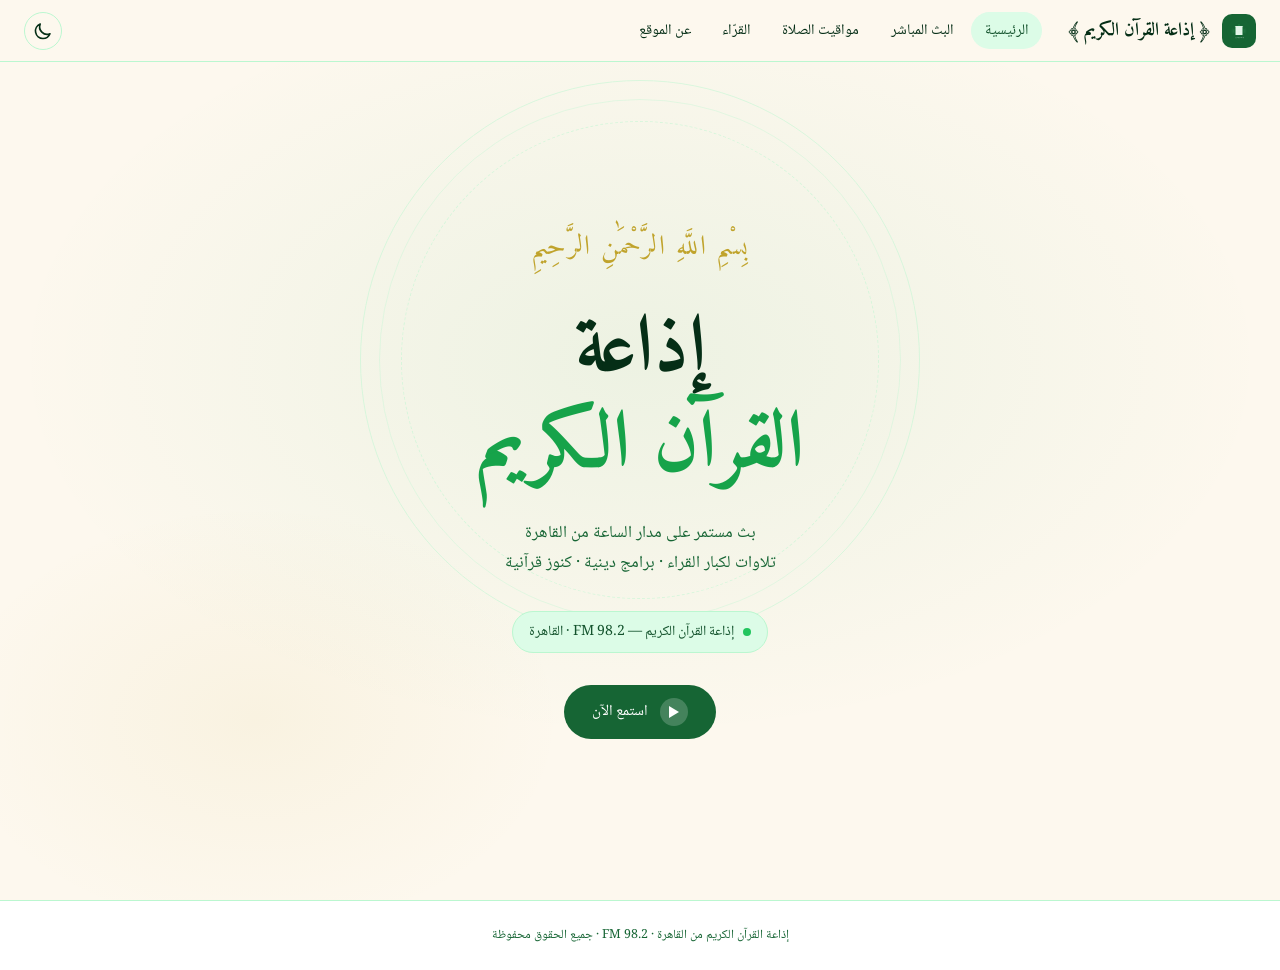
<file: index.html>
<!DOCTYPE html>
<html lang="ar" dir="rtl">
<head>
<meta charset="UTF-8">
<meta name="viewport" content="width=device-width, initial-scale=1.0">
<title>إذاعة القرآن الكريم</title>
<link rel="preconnect" href="https://fonts.googleapis.com">
<link href="https://fonts.googleapis.com/css2?family=Amiri:ital,wght@0,400;0,700;1,400&family=Noto+Naskh+Arabic:wght@400;500;600;700&display=swap" rel="stylesheet">
<link rel="icon" type="image/svg+xml" href="[data-uri]">
<link rel="stylesheet" href="style.css">
</head>
<body>

<nav>
  <div class="nav-right">
    <button class="menu-toggle" onclick="toggleMenu()" title="القائمة">☰</button>
    <a class="nav-logo" href="#" onclick="showPage('home'); closeMenu(); return false;">
      <div class="nav-logo-icon">
        <img src="[data-uri]" width="28" height="28" alt="شعار إذاعة القرآن الكريم" style="border-radius:50%;display:block;">
      </div>
      ﴿ إذاعة القرآن الكريم ﴾
    </a>
    <ul class="nav-links" id="navLinks">
      <li><a href="#" onclick="showPage('home'); closeMenu();" class="active" id="nav-home">الرئيسية</a></li>
      <li><a href="#" onclick="showPage('live'); closeMenu();" id="nav-live">البث المباشر</a></li>
      <li><a href="#" onclick="showPage('prayer'); closeMenu();" id="nav-prayer">مواقيت الصلاة</a></li>
      <li><a href="#" onclick="showPage('sheikh'); closeMenu();" id="nav-sheikh">القرّاء</a></li>
      <li><a href="#" onclick="showPage('about'); closeMenu();" id="nav-about">عن الموقع</a></li>
    </ul>
  </div>
  <div class="nav-left-controls">
    <button class="theme-toggle" onclick="toggleTheme()" title="تبديل المظهر">
      <svg id="themeIcon" width="20" height="20" fill="none" stroke="currentColor" stroke-width="2" viewBox="0 0 24 24">
        <path stroke-linecap="round" stroke-linejoin="round" d="M20.354 15.354A9 9 0 018.646 3.646 9.003 9.003 0 0012 21a9.003 9.003 0 008.354-5.646z"/>
      </svg>
    </button>
  </div>
</nav>

<!-- ══════════ HOME ══════════ -->
<section id="home" class="page active">
  <div class="home-bg"></div>
  <div class="geometric-border"></div>
  <div class="home-content">
    <p class="bismillah">بِسْمِ اللَّهِ الرَّحْمَٰنِ الرَّحِيمِ</p>
    <h1 class="home-title">إذاعة<br><span>القرآن الكريم</span></h1>
    <p class="home-subtitle">بث مستمر على مدار الساعة من القاهرة<br>تلاوات لكبار القراء · برامج دينية · كنوز قرآنية</p>
    <div class="home-freq">
      <span class="freq-dot"></span>
      إذاعة القرآن الكريم — FM 98.2 · القاهرة
    </div>
    <br>
    <button class="btn-listen" onclick="showPage('live')">
      <span class="play-icon">
        <svg width="12" height="14" viewBox="0 0 12 14" fill="white"><path d="M1 1l10 6-10 6z"/></svg>
      </span>
      استمع الآن
    </button>
  </div>
</section>

<!-- ══════════ LIVE ══════════ -->
<section id="live" class="page">
  <div class="live-card">
    <div class="live-badge">
      <span class="live-dot"></span>
      بث مباشر
    </div>
    <h2 class="live-title">إذاعة القرآن الكريم</h2>
    <p class="live-sub">من القاهرة · FM 98.2 · الهيئة الوطنية للإعلام</p>
    <audio id="quranAudio" preload="none">
      <source src="https://stream.radiojar.com/8s5u5tpdtwzuv" type="audio/mpeg">
    </audio>
    <p style="font-size:0.82rem;color:var(--text-muted);margin-bottom:1.5rem;text-align:center;">
      البث الصوتي المباشر — إذاعة القرآن الكريم القاهرة FM 98.2
    </p>
    <button id="playBtn" class="btn-listen" onclick="togglePlayback()" style="display:inline-flex;justify-content:center;width:100%;border:none;box-sizing:border-box;">
      <span class="play-icon" id="btnIcon">
        <svg id="svgIcon" width="12" height="14" viewBox="0 0 12 14" fill="white">
          <path d="M1 1l10 6-10 6z"/>
        </svg>
      </span>
      <span id="btnText">فتح البث الصوتي المباشر</span>
    </button>
  </div>
</section>

<!-- ══════════ PRAYER ══════════ -->
<section id="prayer" class="page">
  <div class="sheikh-hero">
    <h2 class="sheikh-name">مواقيت الصلاة</h2>
    <p class="sheikh-laqab">اختر محافظتك لعرض مواقيت اليوم</p>
    <p class="sheikh-dates">يتجدد تلقائيًا · بتوقيت مصر</p>
  </div>
  <div class="sheikh-body" style="max-width:700px;">

    <div class="gov-select-wrap">
      <label for="govSelect">📍 المحافظة:</label>
      <select id="govSelect" onchange="loadPrayers()">
        <option value="Cairo">القاهرة</option>
        <option value="Giza">الجيزة</option>
        <option value="Alexandria">الإسكندرية</option>
        <option value="Luxor">الأقصر</option>
        <option value="Aswan">أسوان</option>
        <option value="Assiut">أسيوط</option>
        <option value="Sohag">سوهاج</option>
        <option value="Qena">قنا</option>
        <option value="Minya">المنيا</option>
        <option value="Beni Suef">بني سويف</option>
        <option value="Faiyum">الفيوم</option>
        <option value="Port Said">بورسعيد</option>
        <option value="Suez">السويس</option>
        <option value="Ismailia">الإسماعيلية</option>
        <option value="Damietta">دمياط</option>
        <option value="Dakahlia">الدقهلية</option>
        <option value="Sharqia">الشرقية</option>
        <option value="Kafr El Sheikh">كفر الشيخ</option>
        <option value="Gharbia">الغربية</option>
        <option value="Monufia">المنوفية</option>
        <option value="Qalyubia">القليوبية</option>
        <option value="Beheira">البحيرة</option>
        <option value="Matrouh">مطروح</option>
        <option value="North Sinai">شمال سيناء</option>
        <option value="South Sinai">جنوب سيناء</option>
        <option value="Red Sea">البحر الأحمر</option>
        <option value="New Valley">الوادي الجديد</option>
      </select>
    </div>

    <div class="date-row" id="dateRow">جاري التحميل…</div>
    <div id="loadingMsg" class="loading-msg">جاري جلب مواقيت الصلاة…</div>
    <div id="prayerErrorMsg" class="news-banner" style="display:none;border-right-color:#ef4444;"></div>

    <div id="prayerContent" style="display:none;">
      <div class="countdown-card">
        <p class="countdown-label">الوقت المتبقي على</p>
        <p class="countdown-prayer" id="nextPrayerName">—</p>
        <div class="countdown-timer">
          <div class="time-block">
            <div class="time-num" id="cdH">00</div>
            <div class="time-label">ساعة</div>
          </div>
          <div class="sep">:</div>
          <div class="time-block">
            <div class="time-num" id="cdM">00</div>
            <div class="time-label">دقيقة</div>
          </div>
          <div class="sep">:</div>
          <div class="time-block">
            <div class="time-num" id="cdS">00</div>
            <div class="time-label">ثانية</div>
          </div>
        </div>
      </div>

      <div class="prayers-grid" id="prayersGrid"></div>

      <div class="adhan-note">
        اللَّهُمَّ رَبَّ هَذِهِ الدَّعْوَةِ التَّامَّةِ، وَالصَّلَاةِ الْقَائِمَةِ، آتِ مُحَمَّدًا الْوَسِيلَةَ وَالْفَضِيلَةَ
      </div>
    </div>

  </div>
</section>

<!-- ══════════ SHEIKH ══════════ -->
<section id="sheikh" class="page">
  <div class="sheikh-hero">
    <h2 class="sheikh-name">قرّاء إذاعة القرآن الكريم</h2>
    <p class="sheikh-laqab">أعلام التلاوة · الجيل الذهبي للإذاعة المصرية</p>
    <p class="sheikh-dates">إذاعة القرآن الكريم من القاهرة · منذ ١٩٦٤</p>
  </div>
  <div class="sheikh-body">
    <div class="news-banner">
      <span class="news-icon">📢</span>
      <div class="news-text">
        <strong>خبر عاجل · يونيو ٢٠٢٦</strong>
        <p>بدأت إذاعة القرآن الكريم بثَّ ختمة مرتلة نادرة للشيخ المنشاوي للمرة الأولى منذ تسجيلها في الستينيات — بعد ٦٠ عامًا من حفظها في الأرشيف.</p>
      </div>
    </div>
    <div id="reciters-grid" style="display:grid;grid-template-columns:repeat(auto-fill,minmax(280px,1fr));gap:1rem;margin-bottom:2rem;"></div>
  </div>
</section>

<!-- ══════════ RECITER DETAIL ══════════ -->
<section id="reciter-detail" class="page">
  <div class="rd-back-bar">
    <button class="rd-back-btn" onclick="showPage('sheikh')">
      ← العودة للقرّاء
    </button>
  </div>
  <div class="rd-hero" id="rdHero">
    <div class="rd-hero-img" id="rdImg"></div>
    <div>
      <h2 class="sheikh-name" id="rdName"></h2>
      <p class="sheikh-laqab" id="rdLaqab"></p>
      <p class="sheikh-dates" id="rdBio"></p>
    </div>
  </div>
  <div class="rd-cards-wrap">
    <p class="rd-choose-label">اختر نوع التلاوة</p>
    <div class="rd-type-cards" id="rdTypeCards"></div>
  </div>
</section>

<!-- ══════════ SURAH LIST ══════════ -->
<section id="surah-list" class="page">
  <div class="rd-back-bar">
    <button class="rd-back-btn" id="surahBackBtn" onclick="backToReciterDetail()">
      ← العودة
    </button>
    <span class="sl-title" id="slTitle"></span>
  </div>
  <div class="sl-search-wrap">
    <input class="sl-search" id="slSearch" type="text" placeholder="ابحث عن سورة..." oninput="filterSurahs()" dir="rtl">
  </div>
  <div class="sl-grid" id="slGrid"></div>
</section>

<!-- ══════════ SURAH PLAYER ══════════ -->
<section id="surah-player" class="page">

  <!-- شريط التحكم العلوي الثابت -->
  <div class="sp-topbar">
    <button class="rd-back-btn" onclick="backToSurahList()">← العودة للسور</button>
    <div class="sp-topbar-info">
      <span class="sp-topbar-name" id="spSurahName"></span>
      <span class="sp-topbar-reciter" id="spReciter"></span>
    </div>
    <div class="sp-topbar-badge">
      <span id="spNum"></span>
    </div>
  </div>

  <!-- مشغّل الصوت السفلي الثابت -->
  <div class="sp-player-bar">
    <audio id="surahAudio" preload="none"
      onended="onSurahEnded()"
      ontimeupdate="updateProgress()"
      onloadedmetadata="onMetaLoaded()">
      <source id="surahSrc" src="" type="audio/mpeg">
    </audio>

    <div class="sp-bar-top">
      <span class="sp-time" id="spCurrentTime">0:00</span>
      <input class="sp-progress" id="spProgress" type="range" min="0" max="100" value="0" oninput="seekAudio(this.value)">
      <span class="sp-time" id="spDuration">0:00</span>
    </div>

    <div class="sp-bar-controls">
      <button class="sp-btn-sm" onclick="prevSurah()" title="السورة السابقة">⏮</button>
      <button class="sp-btn-main" id="spPlayBtn" onclick="toggleSurahPlayback()">
        <svg id="spBtnIcon" width="22" height="24" viewBox="0 0 12 14" fill="white"><path d="M1 1l10 6-10 6z"/></svg>
      </button>
      <button class="sp-btn-sm" onclick="nextSurah()" title="السورة التالية">⏭</button>
    </div>

    <p id="spNoAudio" style="display:none;font-size:0.78rem;color:var(--text-muted);text-align:center;margin-top:0.3rem;">
      لم يُضَف تسجيل لهذه السورة بعد
    </p>
  </div>

</section>

<!-- ══════════ ABOUT ══════════ -->
<section id="about" class="page">
  <div class="about-card">
    <div class="about-avatar">ع</div>
    <h2 class="about-name">عبدالله محمد إبراهيم</h2>
    <p class="about-role">طالب بكلية حاسبات وذكاء اصطناعي — جامعة القاهرة</p>
    <p class="about-dua">
      أسأل الله العظيم أن يوفقني وإياكم في الدنيا والآخرة، وأن يرزقنا من واسع نعيمه ورحمته، وأن يتقبَّل منا صالح الأعمال.
    </p>
    <div class="quran-verse">
      فَإِذَا قَضَيْتُم مَّنَـٰسِكَكُمْ فَٱذْكُرُوا۟ ٱللَّهَ كَذِكْرِكُمْ ءَابَآءَكُمْ أَوْ أَشَدَّ ذِكْرًۭا ۗ فَمِنَ ٱلنَّاسِ مَن يَقُولُ رَبَّنَآ ءَاتِنَا فِى ٱلدُّنْيَا وَمَا لَهُۥ فِى ٱلْـَٔاخِرَةِ مِنْ خَلَـٰقٍۢ ﴿٢٠٠﴾ وَمِنْهُم مَّن يَقُولُ رَبَّنَآ ءَاتِنَا فِى ٱلدُّنْيَا حَسَنَةًۭ وَفِى ٱلْـَٔاخِرَةِ حَسَنَةًۭ وَقِنَا عَذَابَ ٱلنَّارِ ﴿٢٠١﴾
      <span class="verse-ref">سورة البقرة — الآيتان ٢٠٠–٢٠١</span>
    </div>
  </div>
</section>

<footer>
  إذاعة القرآن الكريم من القاهرة · FM 98.2 · جميع الحقوق محفوظة
</footer>

<script src="script.js"></script>
</body>
</html>
</file>
<file: style.css>
:root {
  --green-950: #052e16;
  --green-900: #14532d;
  --green-800: #166534;
  --green-700: #15803d;
  --green-600: #16a34a;
  --green-500: #22c55e;
  --green-400: #4ade80;
  --green-300: #86efac;
  --green-200: #bbf7d0;
  --green-100: #dcfce7;
  --green-50:  #f0fdf4;
  --gold: #b8960c;
  --gold-light: #d4a80e;
  --cream: #fdf8ee;
  --text-main: #052e16;
  --text-muted: #166534;
  --shadow-green: rgba(22,101,52,0.13);
  --card-bg: white;
  --nav-bg: rgba(253,248,238,0.92);
  --border-color: var(--green-200);
}

[data-theme="dark"] {
  --cream: #091a10;
  --text-main: #e2f5e9;
  --text-muted: #86efac;
  --card-bg: #112a1b;
  --nav-bg: rgba(9, 26, 16, 0.92);
  --border-color: #164e2b;
  --green-100: #164e2b;
  --green-900: #6ee7b7;
  --green-800: #22c55e;
  --green-700: #4ade80;
  --shadow-green: rgba(0,0,0,0.4);
  --gold: #fbbf24;
}

* { box-sizing: border-box; margin: 0; padding: 0; }
html { scroll-behavior: smooth; }
body {
  font-family: 'Noto Naskh Arabic', serif;
  background: var(--cream);
  color: var(--text-main);
  min-height: 100vh;
  overflow-x: hidden;
  transition: background 0.3s, color 0.3s;
}

/* ── NAV ── */
nav {
  position: fixed;
  top: 0; left: 0; right: 0;
  z-index: 100;
  background: var(--nav-bg);
  backdrop-filter: blur(12px);
  border-bottom: 1px solid var(--border-color);
  padding: 0 1.5rem;
  height: 62px;
  display: flex;
  align-items: center;
  justify-content: space-between;
  transition: background 0.3s, border-color 0.3s;
}
.nav-right {
  display: flex;
  align-items: center;
  gap: 1.5rem;
  width: 100%;
  justify-content: space-between;
}
@media (min-width: 769px) {
  .nav-right { justify-content: flex-start; width: auto; }
}
.nav-logo {
  display: flex; align-items: center; gap: 0.6rem;
  font-family: 'Amiri', serif;
  font-size: 1.15rem;
  color: var(--text-main);
  font-weight: 700;
  cursor: pointer;
  text-decoration: none;
  transition: opacity 0.2s;
}
.nav-logo:hover { opacity: 0.75; }
.nav-logo-icon {
  width: 34px; height: 34px;
  background: #166534;
  border-radius: 10px;
  display: flex; align-items: center; justify-content: center;
  flex-shrink: 0;
}
.nav-links {
  display: flex; gap: 0.25rem; list-style: none;
}
.nav-links a {
  color: var(--text-main);
  text-decoration: none;
  font-size: 0.92rem;
  padding: 0.4rem 0.85rem;
  border-radius: 20px;
  transition: all 0.2s;
  white-space: nowrap;
}
.nav-links a:hover, .nav-links a.active {
  background: var(--green-100);
  color: var(--green-900);
}
.menu-toggle {
  display: none;
  background: none; border: none;
  color: var(--text-main);
  cursor: pointer;
  font-size: 1.5rem;
  align-items: center; justify-content: center;
}
.nav-left-controls { display: flex; align-items: center; gap: 0.5rem; }
.theme-toggle {
  background: none;
  border: 1px solid var(--border-color);
  border-radius: 50%;
  width: 38px; height: 38px;
  display: flex; align-items: center; justify-content: center;
  cursor: pointer;
  color: var(--text-main);
  transition: all 0.2s;
}
.theme-toggle:hover { background: var(--green-100); }
@media (max-width: 768px) {
  .menu-toggle { display: flex; }
  .nav-links {
    display: none; flex-direction: column;
    position: absolute; top: 62px; left: 0; right: 0;
    background: var(--card-bg);
    border-bottom: 1px solid var(--border-color);
    padding: 1rem; gap: 0.5rem;
    box-shadow: 0 10px 15px -3px rgba(0,0,0,0.05);
  }
  .nav-links.open { display: flex; }
  .nav-links a { display: block; width: 100%; padding: 0.75rem 1rem; border-radius: 8px; }
}

/* ── PAGES ── */
.page { display: none; min-height: 100vh; padding-top: 62px; }
.page.active { display: block; }

/* ── HOME ── */
#home {
  display: none; flex-direction: column;
  align-items: center; justify-content: center;
  min-height: 100vh; text-align: center;
  position: relative; overflow: hidden; padding-top: 62px;
}
#home.active { display: flex; }
.home-bg {
  position: absolute; inset: 0;
  background:
    radial-gradient(ellipse 70% 60% at 50% 40%, rgba(22,163,74,0.07) 0%, transparent 70%),
    radial-gradient(ellipse 40% 40% at 20% 80%, rgba(184,150,12,0.06) 0%, transparent 60%);
}
.geometric-border {
  position: absolute;
  top: 80px; left: 50%; transform: translateX(-50%);
  width: min(560px, 90vw); height: min(560px, 90vw);
  border: 1px solid var(--border-color);
  border-radius: 50%; opacity: 0.5;
  animation: spin 60s linear infinite;
}
.geometric-border::before {
  content: ''; position: absolute; inset: 18px;
  border: 1px solid var(--border-color); border-radius: 50%; opacity: 0.7;
}
.geometric-border::after {
  content: ''; position: absolute; inset: 40px;
  border: 1px dashed var(--border-color); border-radius: 50%;
}
@keyframes spin { to { transform: translateX(-50%) rotate(360deg); } }
.home-content {
  position: relative; z-index: 2;
  padding: 2rem 1rem; width: 100%; max-width: 600px;
}
.bismillah {
  font-family: 'Amiri', serif;
  font-size: clamp(1.1rem, 4vw, 1.7rem);
  color: var(--gold); letter-spacing: 0.05em;
  margin-bottom: 2rem; opacity: 0.85;
}
.home-title {
  font-family: 'Amiri', serif;
  font-size: clamp(2.2rem, 8vw, 5rem);
  color: var(--text-main); line-height: 1.2;
  font-weight: 700; margin-bottom: 1.5rem;
}
[data-theme="dark"] .home-title span { color: #4ade80; }
.home-title span { color: #16a34a; display: block; }
.home-subtitle {
  font-size: clamp(0.85rem, 3.5vw, 1.05rem);
  color: var(--text-muted); margin-bottom: 2rem;
  max-width: 480px; margin-left: auto; margin-right: auto; line-height: 1.8;
}
.home-freq {
  display: inline-flex; align-items: center; gap: 0.6rem;
  background: var(--green-100); border: 1px solid var(--border-color);
  border-radius: 30px; padding: 0.5rem 1rem;
  font-size: clamp(0.75rem, 3vw, 0.88rem);
  color: var(--green-900); margin-bottom: 2rem; max-width: 100%;
}
.freq-dot {
  width: 8px; height: 8px; background: #22c55e;
  border-radius: 50%; animation: pulse 2s ease-in-out infinite; flex-shrink: 0;
}
@keyframes pulse {
  0%, 100% { opacity: 1; transform: scale(1); }
  50% { opacity: 0.5; transform: scale(0.8); }
}
.btn-listen {
  display: inline-flex; align-items: center; gap: 0.7rem;
  background: #166534; color: white; border: none;
  border-radius: 50px; padding: 0.8rem 1.8rem;
  font-family: 'Noto Naskh Arabic', serif; font-size: 0.95rem;
  cursor: pointer; transition: all 0.25s; text-decoration: none;
}
.btn-listen:hover {
  background: #15803d; transform: translateY(-2px);
  box-shadow: 0 8px 24px var(--shadow-green);
}
.play-icon {
  width: 28px; height: 28px;
  background: rgba(255,255,255,0.2); border-radius: 50%;
  display: flex; align-items: center; justify-content: center; flex-shrink: 0;
}

/* ── LIVE ── */
#live {
  display: none; flex-direction: column;
  align-items: center; justify-content: center;
  min-height: 100vh; padding: 80px 1rem 2rem;
}
#live.active { display: flex; }
.live-card {
  background: var(--card-bg); border: 1px solid var(--border-color);
  border-radius: 24px; padding: 2rem 1.5rem;
  max-width: 440px; width: 100%; text-align: center;
  box-shadow: 0 4px 40px var(--shadow-green);
  transition: background 0.3s, border-color 0.3s;
}
.live-badge {
  display: inline-flex; align-items: center; gap: 0.4rem;
  background: #fee2e2; color: #b91c1c;
  border-radius: 20px; padding: 0.3rem 0.9rem;
  font-size: 0.8rem; font-weight: 600; margin-bottom: 1.5rem;
}
[data-theme="dark"] .live-badge { background: #7f1d1d; color: #fca5a5; }
.live-dot {
  width: 7px; height: 7px; background: #ef4444;
  border-radius: 50%; animation: pulse 1.2s ease-in-out infinite;
}
.live-title {
  font-family: 'Amiri', serif; font-size: 1.6rem;
  color: var(--text-main); margin-bottom: 0.5rem;
}
.live-sub { font-size: 0.85rem; color: var(--text-muted); margin-bottom: 2rem; }

/* ── SHEIKH ── */
#sheikh { display: none; padding-top: 62px; }
#sheikh.active { display: block; }
.sheikh-hero {
  background: linear-gradient(135deg, #14532d 0%, #15803d 100%);
  padding: 3rem 1rem 2rem; text-align: center; color: white;
  position: relative; overflow: hidden;
}
.sheikh-hero::before {
  content: ''; position: absolute; inset: 0;
  background: url("data:image/svg+xml,%3Csvg width='60' height='60' viewBox='0 0 60 60' xmlns='http://www.w3.org/2000/svg'%3E%3Cg fill='none' fill-rule='evenodd'%3E%3Cg fill='%23ffffff' fill-opacity='0.03'%3E%3Cpath d='M36 34v-4h-2v4h-4v2h4v4h2v-4h4v-2h-4zm0-30V0h-2v4h-4v2h4v4h2V6h4V4h-4zM6 34v-4H4v4H0v2h4v4h2v-4h4v-2H6zM6 4V0H4v4H0v2h4v4h2V6h4V4H6z'/%3E%3C/g%3E%3C/g%3E%3C/svg%3E");
}
.sheikh-name { font-family: 'Amiri', serif; font-size: clamp(1.5rem, 5vw, 2.4rem); margin-bottom: 0.5rem; }
.sheikh-laqab { font-size: 0.9rem; opacity: 0.75; margin-bottom: 0.5rem; }
.sheikh-dates { font-size: 0.8rem; opacity: 0.6; }
.sheikh-body { max-width: 1000px; margin: 0 auto; padding: 2rem 1rem; }
.news-banner {
  background: var(--green-100); border: 1px solid var(--border-color);
  border-right: 4px solid #16a34a; border-radius: 10px;
  padding: 1rem; margin-bottom: 2rem;
  display: flex; gap: 0.8rem; align-items: flex-start;
}
.news-icon { font-size: 1.3rem; line-height: 1; margin-top: 0.1rem; }
.news-text strong { display: block; color: var(--green-900); font-size: 0.95rem; margin-bottom: 0.25rem; }
.news-text p { color: var(--text-main); font-size: 0.85rem; line-height: 1.7; }

/* ── PRAYER ── */
#prayer { display: none; padding-top: 62px; }
#prayer.active { display: block; }
.gov-select-wrap {
  display: flex; align-items: center; justify-content: center;
  gap: 0.75rem; flex-wrap: wrap; margin-bottom: 1.5rem;
}
.gov-select-wrap label { font-size: 0.92rem; color: var(--text-muted); white-space: nowrap; }
select#govSelect {
  font-family: 'Noto Naskh Arabic', serif; font-size: 0.9rem;
  background: var(--card-bg); color: var(--text-main);
  border: 1px solid var(--border-color); border-radius: 30px;
  padding: 0.45rem 1rem; cursor: pointer; outline: none;
  transition: border-color 0.2s; max-width: 220px;
}
select#govSelect:focus { border-color: var(--green-500); }
.date-row {
  text-align: center; font-family: 'Amiri', serif;
  font-size: 0.95rem; color: var(--text-muted);
  margin-bottom: 1.25rem; letter-spacing: 0.02em;
}
.prayers-grid {
  display: grid;
  grid-template-columns: repeat(auto-fill, minmax(140px, 1fr));
  gap: 0.85rem; margin-bottom: 1.5rem;
}
.prayer-card {
  background: var(--card-bg); border: 1px solid var(--border-color);
  border-radius: 16px; padding: 1rem 0.75rem;
  text-align: center; transition: all 0.25s; position: relative;
}
.prayer-card.next-prayer {
  border: 2px solid var(--green-500);
  box-shadow: 0 4px 20px var(--shadow-green);
}
.prayer-card.passed { opacity: 0.5; }
.prayer-icon { font-size: 1.6rem; margin-bottom: 0.4rem; display: block; }
.prayer-name { font-family: 'Amiri', serif; font-size: 1.05rem; color: var(--text-main); margin-bottom: 0.25rem; }
.prayer-time { font-size: 1.15rem; font-weight: 700; color: var(--green-700); letter-spacing: 0.05em; }
[data-theme="dark"] .prayer-time { color: var(--green-400); }
.next-badge {
  position: absolute; top: -10px; right: 50%; transform: translateX(50%);
  background: var(--green-600); color: white;
  font-size: 0.65rem; padding: 0.18rem 0.6rem;
  border-radius: 20px; white-space: nowrap;
}
.countdown-card {
  background: var(--card-bg); border: 1px solid var(--border-color);
  border-radius: 20px; padding: 1.5rem 1rem; text-align: center;
  box-shadow: 0 4px 30px var(--shadow-green); margin-bottom: 1.5rem;
  transition: background 0.3s, border-color 0.3s;
}
.countdown-label { font-size: 0.85rem; color: var(--text-muted); margin-bottom: 0.5rem; }
.countdown-prayer { font-family: 'Amiri', serif; font-size: 1.3rem; color: var(--text-main); margin-bottom: 0.75rem; }
.countdown-timer { display: flex; justify-content: center; gap: 0.6rem; align-items: flex-end; }
.time-block { display: flex; flex-direction: column; align-items: center; gap: 0.2rem; }
.time-num {
  background: var(--green-100); border: 1px solid var(--border-color);
  border-radius: 10px; padding: 0.4rem 0.7rem;
  font-size: 1.6rem; font-weight: 700; color: var(--green-800);
  min-width: 56px; font-family: monospace; letter-spacing: 0.05em;
  text-align: center;
}
[data-theme="dark"] .time-num { color: var(--green-400); }
.time-label { font-size: 0.72rem; color: var(--text-muted); }
.sep { font-size: 1.6rem; font-weight: 700; color: var(--green-600); margin-bottom: 0.35rem; line-height: 1; }
.adhan-note {
  background: var(--green-100); border: 1px solid var(--border-color);
  border-right: 3px solid var(--gold); border-radius: 10px;
  padding: 0.75rem 1rem; font-family: 'Amiri', serif;
  font-size: 0.95rem; color: var(--text-main);
  text-align: center; line-height: 1.9;
}
.loading-msg { text-align: center; color: var(--text-muted); font-size: 0.88rem; padding: 2rem 0; }

/* ── ABOUT ── */
#about {
  display: none; flex-direction: column;
  align-items: center; justify-content: center;
  min-height: 100vh; padding: 80px 1rem 2rem;
  text-align: center;
}
#about.active { display: flex; }
.about-card {
  background: var(--card-bg); border: 1px solid var(--border-color);
  border-radius: 20px; padding: 2rem 1.25rem;
  max-width: 560px; width: 100%;
  box-shadow: 0 4px 30px var(--shadow-green);
  transition: background 0.3s, border-color 0.3s;
}
.about-avatar {
  width: 70px; height: 70px; border-radius: 50%;
  background: linear-gradient(135deg, #bbf7d0, #4ade80);
  display: flex; align-items: center; justify-content: center;
  margin: 0 auto 1.2rem;
  font-family: 'Amiri', serif; font-size: 1.6rem; color: #052e16;
}
.about-name { font-family: 'Amiri', serif; font-size: 1.5rem; color: var(--text-main); margin-bottom: 0.3rem; }
.about-role { font-size: 0.85rem; color: var(--text-muted); margin-bottom: 0.8rem; }
.about-dua {
  font-size: 0.85rem; color: var(--text-main); line-height: 1.8;
  margin-bottom: 1.5rem; padding: 1rem;
  background: var(--green-100); border-radius: 10px; border: 1px solid var(--border-color);
}
.quran-verse {
  font-family: 'Amiri', serif; font-size: clamp(0.9rem, 3.5vw, 1.1rem);
  color: var(--text-main); line-height: 2.1; direction: rtl; text-align: right;
  background: var(--green-100); border: 1px solid var(--border-color);
  border-right: 3px solid var(--gold); border-radius: 10px; padding: 1rem; margin-top: 1.5rem;
}
.verse-ref { display: block; text-align: left; font-size: 0.75rem; color: var(--text-muted); margin-top: 0.6rem; font-family: 'Noto Naskh Arabic', serif; }

/* ── RECITER CARDS ── */
.reciter-card {
  background: var(--card-bg); border: 1px solid var(--border-color);
  border-radius: 16px; padding: 1.25rem; cursor: pointer;
  transition: all 0.2s; position: relative; overflow: hidden;
}
.reciter-card:hover {
  border-color: var(--green-300); transform: translateY(-2px);
  box-shadow: 0 6px 20px var(--shadow-green);
}
.reciter-card.featured {
  border-color: #4ade80;
  background: linear-gradient(135deg, var(--card-bg) 80%, var(--green-100));
}
.reciter-header { display: flex; align-items: center; gap: 0.85rem; margin-bottom: 0.75rem; }
.reciter-icon {
  width: 48px; height: 48px; border-radius: 50%;
  background: var(--green-100); display: flex; align-items: center; justify-content: center;
  font-family: 'Amiri', serif; font-size: 1.2rem; color: var(--green-900); flex-shrink: 0;
  overflow: hidden;
}
.reciter-icon img {
  width: 100%; height: 100%; object-fit: cover; border-radius: 50%;
}
.reciter-card.featured .reciter-icon { background: #166534; color: white; }
.reciter-name { font-family: 'Amiri', serif; font-size: 1.05rem; color: var(--text-main); margin-bottom: 0.15rem; line-height: 1.3; }
.reciter-laqab { font-size: 0.78rem; color: var(--text-muted); }
.reciter-bio { font-size: 0.84rem; color: var(--text-main); opacity: 0.9; line-height: 1.7; margin-bottom: 0.75rem; }
.reciter-tags { display: flex; flex-wrap: wrap; gap: 0.4rem; }
.rtag {
  background: var(--green-100); border: 1px solid var(--border-color);
  border-radius: 20px; padding: 0.2rem 0.65rem;
  font-size: 0.72rem; color: var(--green-900);
}
.featured-badge {
  position: absolute; top: 10px; left: 10px;
  background: #15803d; color: white;
  font-size: 0.65rem; padding: 0.2rem 0.55rem; border-radius: 20px;
}

/* ── RECITER DETAIL ── */
#reciter-detail { display: none; padding-top: 62px; }
#reciter-detail.active { display: block; }

.rd-back-bar {
  padding: 0.85rem 1.25rem;
  border-bottom: 1px solid var(--border-color);
  background: var(--card-bg);
  display: flex; align-items: center; gap: 1rem;
  position: sticky; top: 62px; z-index: 10;
}
.rd-back-btn {
  background: none; border: 1px solid var(--border-color);
  border-radius: 20px; padding: 0.4rem 1rem;
  color: var(--text-main); cursor: pointer; font-family: 'Noto Naskh Arabic', serif;
  font-size: 0.88rem; transition: all 0.2s; white-space: nowrap;
}
.rd-back-btn:hover { background: var(--green-100); border-color: var(--green-300); }

.rd-hero {
  background: linear-gradient(135deg, #14532d 0%, #15803d 100%);
  padding: 2.5rem 1.5rem; display: flex; align-items: center;
  gap: 1.5rem; flex-wrap: wrap;
  position: relative; overflow: hidden;
}
.rd-hero::before {
  content: ''; position: absolute; inset: 0;
  background: url("data:image/svg+xml,%3Csvg width='60' height='60' viewBox='0 0 60 60' xmlns='http://www.w3.org/2000/svg'%3E%3Cg fill='%23ffffff' fill-opacity='0.03'%3E%3Cpath d='M36 34v-4h-2v4h-4v2h4v4h2v-4h4v-2h-4zm0-30V0h-2v4h-4v2h4v4h2V6h4V4h-4zM6 34v-4H4v4H0v2h4v4h2v-4h4v-2H6zM6 4V0H4v4H0v2h4v4h2V6h4V4H6z'/%3E%3C/g%3E%3C/svg%3E");
}
.rd-hero-img {
  width: 90px; height: 90px; border-radius: 50%;
  background: rgba(255,255,255,0.15); border: 3px solid rgba(255,255,255,0.35);
  overflow: hidden; display: flex; align-items: center; justify-content: center;
  font-size: 2rem; flex-shrink: 0; position: relative; z-index: 1;
}
.rd-hero-img img { width: 100%; height: 100%; object-fit: cover; }
.rd-hero > div:last-child { position: relative; z-index: 1; }

.rd-cards-wrap { max-width: 700px; margin: 2.5rem auto; padding: 0 1rem; }
.rd-choose-label {
  text-align: center; font-family: 'Amiri', serif;
  font-size: 1.15rem; color: var(--text-muted);
  margin-bottom: 1.5rem;
}
.rd-type-cards {
  display: grid; grid-template-columns: 1fr 1fr; gap: 1.25rem;
}
@media (max-width: 480px) { .rd-type-cards { grid-template-columns: 1fr; } }

.rd-type-card {
  background: var(--card-bg); border: 2px solid var(--border-color);
  border-radius: 20px; padding: 2rem 1.25rem;
  text-align: center; cursor: pointer;
  transition: all 0.25s; position: relative; overflow: hidden;
}
.rd-type-card::after {
  content: ''; position: absolute; inset: 0;
  background: linear-gradient(135deg, var(--green-100), transparent);
  opacity: 0; transition: opacity 0.25s;
}
.rd-type-card:hover {
  border-color: var(--green-500);
  transform: translateY(-4px);
  box-shadow: 0 12px 30px var(--shadow-green);
}
.rd-type-card:hover::after { opacity: 1; }
.rd-type-icon {
  font-size: 2.8rem; margin-bottom: 0.85rem;
  position: relative; z-index: 1;
}
.rd-type-name {
  font-family: 'Amiri', serif; font-size: 1.3rem;
  color: var(--text-main); margin-bottom: 0.5rem;
  position: relative; z-index: 1;
}
.rd-type-desc {
  font-size: 0.8rem; color: var(--text-muted);
  line-height: 1.6; position: relative; z-index: 1;
}

/* ── SURAH LIST ── */
#surah-list { display: none; padding-top: 62px; }
#surah-list.active { display: block; }

.sl-title {
  font-family: 'Amiri', serif; font-size: 1rem;
  color: var(--text-muted);
}
.sl-search-wrap {
  padding: 1rem 1.25rem 0.5rem; max-width: 500px; margin: 0 auto;
}
.sl-search {
  width: 100%; background: var(--card-bg);
  border: 1px solid var(--border-color); border-radius: 30px;
  padding: 0.6rem 1.1rem; font-family: 'Noto Naskh Arabic', serif;
  font-size: 0.92rem; color: var(--text-main); outline: none;
  transition: border-color 0.2s;
}
.sl-search:focus { border-color: var(--green-500); }

.sl-grid {
  display: grid;
  grid-template-columns: repeat(auto-fill, minmax(160px, 1fr));
  gap: 0.75rem; padding: 1rem 1.25rem 3rem;
  max-width: 1100px; margin: 0 auto;
}
@media (max-width: 480px) { .sl-grid { grid-template-columns: repeat(2, 1fr); } }

.sl-card {
  background: var(--card-bg); border: 1px solid var(--border-color);
  border-radius: 14px; padding: 0.9rem 0.75rem;
  cursor: pointer; transition: all 0.2s; text-align: center;
  display: flex; flex-direction: column; align-items: center; gap: 0.3rem;
}
.sl-card:hover {
  border-color: var(--green-400);
  transform: translateY(-2px);
  box-shadow: 0 6px 18px var(--shadow-green);
}
.sl-num {
  width: 30px; height: 30px; border-radius: 50%;
  background: var(--green-100); border: 1px solid var(--border-color);
  display: flex; align-items: center; justify-content: center;
  font-size: 0.72rem; font-weight: 700; color: var(--green-800);
  margin-bottom: 0.2rem;
}
.sl-name {
  font-family: 'Amiri', serif; font-size: 1.05rem;
  color: var(--text-main); line-height: 1.3;
}
.sl-type {
  font-size: 0.68rem; color: var(--text-muted);
  background: var(--green-100); border-radius: 10px;
  padding: 0.12rem 0.5rem;
}
.sl-verses { font-size: 0.72rem; color: var(--text-muted); }

/* ── SURAH PLAYER ── */
#surah-player { display: none; padding-top: 62px; }
#surah-player.active { display: block; }

.sp-topbar {
  position: sticky; top: 62px; z-index: 20;
  background: var(--card-bg);
  border-bottom: 1px solid var(--border-color);
  padding: 0.6rem 1.25rem;
  display: flex; align-items: center; gap: 1rem;
}
.sp-topbar-info {
  flex: 1; display: flex; flex-direction: column; align-items: center;
}
.sp-topbar-name {
  font-family: 'Amiri', serif; font-size: 1.1rem; color: var(--text-main);
}
.sp-topbar-reciter { font-size: 0.73rem; color: var(--text-muted); }
.sp-topbar-badge {
  width: 32px; height: 32px; border-radius: 50%;
  background: linear-gradient(135deg, #166534, #22c55e);
  display: flex; align-items: center; justify-content: center;
  font-size: 0.72rem; font-weight: 700; color: white; flex-shrink: 0;
}

.sp-player-bar {
  max-width: 500px; margin: 3rem auto; padding: 2rem 1.5rem;
  background: var(--card-bg); border: 1px solid var(--border-color);
  border-radius: 24px; box-shadow: 0 8px 40px var(--shadow-green);
}
.sp-bar-top {
  display: flex; align-items: center; gap: 0.6rem; margin-bottom: 1rem;
}
.sp-time { font-size: 0.72rem; color: var(--text-muted); min-width: 32px; }
.sp-progress {
  flex: 1; height: 4px; appearance: none; -webkit-appearance: none;
  background: var(--green-100); border-radius: 4px; cursor: pointer; outline: none;
}
.sp-progress::-webkit-slider-thumb {
  appearance: none; width: 14px; height: 14px;
  background: var(--green-700); border-radius: 50%;
}
.sp-bar-controls {
  display: flex; align-items: center; justify-content: center; gap: 1rem;
}
.sp-btn-main {
  width: 56px; height: 56px; border-radius: 50%;
  background: #166534; color: white; border: none;
  display: flex; align-items: center; justify-content: center;
  cursor: pointer; transition: all 0.2s;
  box-shadow: 0 4px 15px rgba(22,101,52,0.35);
}
.sp-btn-main:hover { background: #15803d; transform: scale(1.05); }
.sp-btn-sm {
  width: 42px; height: 42px; border-radius: 50%;
  background: var(--green-100); border: 1px solid var(--border-color);
  color: var(--text-main); font-size: 1rem; cursor: pointer; transition: all 0.2s;
}
.sp-btn-sm:hover { background: var(--green-200); }


.reciter-card.no-audio {
  opacity: 0.6; cursor: default;
}
.reciter-card.no-audio:hover {
  transform: none; box-shadow: none; border-color: var(--border-color);
}
.no-audio-badge {
  display: inline-block; margin-top: 0.5rem;
  background: var(--green-100); border: 1px solid var(--border-color);
  border-radius: 20px; padding: 0.15rem 0.65rem;
  font-size: 0.72rem; color: var(--text-muted);
}

footer {
  text-align: center; padding: 1.5rem 1rem;
  font-size: 0.78rem; color: var(--text-muted);
  border-top: 1px solid var(--border-color);
  background: var(--card-bg);
  transition: background 0.3s, border-color 0.3s;
}
</file>
